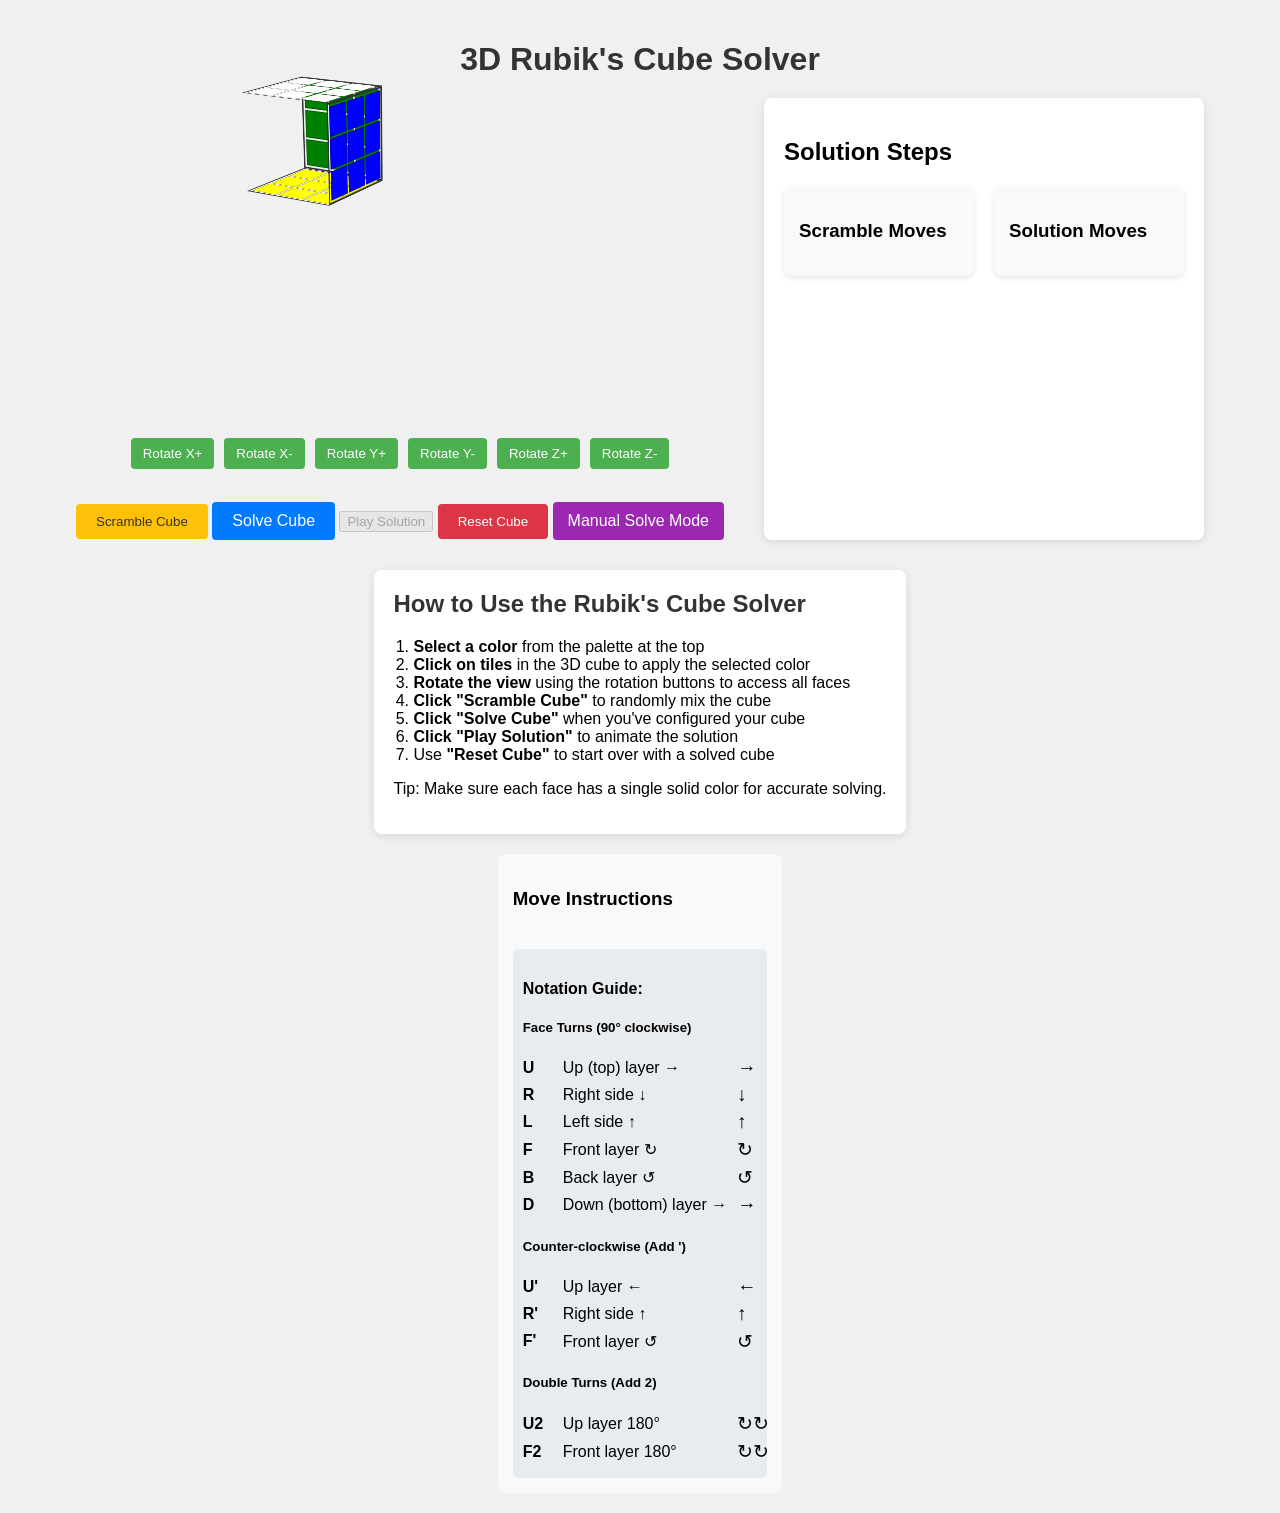
<file: assignment/src/main/resources/static/index.html>
<!DOCTYPE html>
<html lang="en">
<head>
    <meta charset="UTF-8">
    <meta name="viewport" content="width=device-width, initial-scale=1.0">
    <title>3D Rubik's Cube Solver</title>
    <link rel="stylesheet" href="css/style.css">
</head>
<body>
    <h1>3D Rubik's Cube Solver</h1>
    
    <div class="container">
        <div class="cube-section">           
            <div class="scene">
                <div class="cube" id="cube">
                    <div class="face front" data-face="front">
                        <div class="tile" data-pos="0"></div>
                        <div class="tile" data-pos="1"></div>
                        <div class="tile" data-pos="2"></div>
                        <div class="tile" data-pos="3"></div>
                        <div class="tile" data-pos="4"></div>
                        <div class="tile" data-pos="5"></div>
                        <div class="tile" data-pos="6"></div>
                        <div class="tile" data-pos="7"></div>
                        <div class="tile" data-pos="8"></div>
                    </div>
                    <div class="face back" data-face="back">
                        <div class="tile" data-pos="0"></div>
                        <div class="tile" data-pos="1"></div>
                        <div class="tile" data-pos="2"></div>
                        <div class="tile" data-pos="3"></div>
                        <div class="tile" data-pos="4"></div>
                        <div class="tile" data-pos="5"></div>
                        <div class="tile" data-pos="6"></div>
                        <div class="tile" data-pos="7"></div>
                        <div class="tile" data-pos="8"></div>
                    </div>
                    <div class="face right" data-face="right">
                        <div class="tile" data-pos="0"></div>
                        <div class="tile" data-pos="1"></div>
                        <div class="tile" data-pos="2"></div>
                        <div class="tile" data-pos="3"></div>
                        <div class="tile" data-pos="4"></div>
                        <div class="tile" data-pos="5"></div>
                        <div class="tile" data-pos="6"></div>
                        <div class="tile" data-pos="7"></div>
                        <div class="tile" data-pos="8"></div>
                    </div>
                    <div class="face left" data-face="left">
                        <div class="tile" data-pos="0"></div>
                        <div class="tile" data-pos="1"></div>
                        <div class="tile" data-pos="2"></div>
                        <div class="tile" data-pos="3"></div>
                        <div class="tile" data-pos="4"></div>
                        <div class="tile" data-pos="5"></div>
                        <div class="tile" data-pos="6"></div>
                        <div class="tile" data-pos="7"></div>
                        <div class="tile" data-pos="8"></div>
                    </div>
                    <div class="face top" data-face="top">
                        <div class="tile" data-pos="0"></div>
                        <div class="tile" data-pos="1"></div>
                        <div class="tile" data-pos="2"></div>
                        <div class="tile" data-pos="3"></div>
                        <div class="tile" data-pos="4"></div>
                        <div class="tile" data-pos="5"></div>
                        <div class="tile" data-pos="6"></div>
                        <div class="tile" data-pos="7"></div>
                        <div class="tile" data-pos="8"></div>
                    </div>
                    <div class="face bottom" data-face="bottom">
                        <div class="tile" data-pos="0"></div>
                        <div class="tile" data-pos="1"></div>
                        <div class="tile" data-pos="2"></div>
                        <div class="tile" data-pos="3"></div>
                        <div class="tile" data-pos="4"></div>
                        <div class="tile" data-pos="5"></div>
                        <div class="tile" data-pos="6"></div>
                        <div class="tile" data-pos="7"></div>
                        <div class="tile" data-pos="8"></div>
                    </div>
                </div>
            </div>
            
            <div class="controls">
                <div class="rotation-controls">
                    <button class="rotation-btn" data-rotate="x">Rotate X+</button>
                    <button class="rotation-btn" data-rotate="x-">Rotate X-</button>
                    <button class="rotation-btn" data-rotate="y">Rotate Y+</button>
                    <button class="rotation-btn" data-rotate="y-">Rotate Y-</button>
                    <button class="rotation-btn" data-rotate="z">Rotate Z+</button>
                    <button class="rotation-btn" data-rotate="z-">Rotate Z-</button>
                </div>
                
                <div class="button-group">
                    <button class="scramble-btn" id="scramble-btn">Scramble Cube</button>
                    <button class="solve-btn" id="solve-btn">Solve Cube</button>
                    <button class="play-btn" id="play-btn">Play Solution</button>
                    <button class="reset-btn" id="reset-btn">Reset Cube</button>
                    <button class="manual-mode-btn" id="manual-mode-btn">Manual Solve Mode</button>
                </div>
                
                <div class="progress-container" id="progress-container">
                    <div class="progress-bar" id="progress-bar"></div>
                </div>
                <div class="solving-status" id="solving-status"></div>
            </div>
        </div>
        
        <div class="solution-section">
            <h2>Solution Steps</h2>
            <div id="solution-steps"></div>
            
            <div class="moves-display">
                <div class="moves-panel" id="scramble-moves-container">
                    <h3>Scramble Moves</h3>
                    <div class="moves-list" id="scramble-moves-list"></div>
                </div>
                <div class="moves-panel" id="solution-moves-container">
                    <h3>Solution Moves</h3>
                    <div class="moves-list" id="solution-moves-list"></div>
                </div>
            </div>
        </div>
    </div>
    
    <div class="instructions">
        <h2>How to Use the Rubik's Cube Solver</h2>
        <ol>
            <li><strong>Select a color</strong> from the palette at the top</li>
            <li><strong>Click on tiles</strong> in the 3D cube to apply the selected color</li>
            <li><strong>Rotate the view</strong> using the rotation buttons to access all faces</li>
            <li><strong>Click "Scramble Cube"</strong> to randomly mix the cube</li>
            <li><strong>Click "Solve Cube"</strong> when you've configured your cube</li>
            <li><strong>Click "Play Solution"</strong> to animate the solution</li>
            <li>Use <strong>"Reset Cube"</strong> to start over with a solved cube</li>
        </ol>
        <p>Tip: Make sure each face has a single solid color for accurate solving.</p>
    </div>
    
    <div class="solution-instructions">
        <h3>Move Instructions</h3>
        <div class="moves-container" id="moves-container"></div>
        
        <div class="instruction-key">
            <h4>Notation Guide:</h4>
            
            <div class="notation-group">
                <h5>Face Turns (90° clockwise)</h5>
                <div class="notation-item">
                    <span class="notation-symbol">U</span>
                    <span class="notation-meaning">Up (top) layer →</span>
                    <span class="notation-arrow">→</span>
                </div>
                <div class="notation-item">
                    <span class="notation-symbol">R</span>
                    <span class="notation-meaning">Right side ↓</span>
                    <span class="notation-arrow">↓</span>
                </div>
                <div class="notation-item">
                    <span class="notation-symbol">L</span>
                    <span class="notation-meaning">Left side ↑</span>
                    <span class="notation-arrow">↑</span>
                </div>
                <div class="notation-item">
                    <span class="notation-symbol">F</span>
                    <span class="notation-meaning">Front layer ↻</span>
                    <span class="notation-arrow">↻</span>
                </div>
                <div class="notation-item">
                    <span class="notation-symbol">B</span>
                    <span class="notation-meaning">Back layer ↺</span>
                    <span class="notation-arrow">↺</span>
                </div>
                <div class="notation-item">
                    <span class="notation-symbol">D</span>
                    <span class="notation-meaning">Down (bottom) layer →</span>
                    <span class="notation-arrow">→</span>
                </div>
            </div>
            
            <div class="notation-group">
                <h5>Counter-clockwise (Add ')</h5>
                <div class="notation-item">
                    <span class="notation-symbol">U'</span>
                    <span class="notation-meaning">Up layer ←</span>
                    <span class="notation-arrow">←</span>
                </div>
                <div class="notation-item">
                    <span class="notation-symbol">R'</span>
                    <span class="notation-meaning">Right side ↑</span>
                    <span class="notation-arrow">↑</span>
                </div>
                <div class="notation-item">
                    <span class="notation-symbol">F'</span>
                    <span class="notation-meaning">Front layer ↺</span>
                    <span class="notation-arrow">↺</span>
                </div>
            </div>
            
            <div class="notation-group">
                <h5>Double Turns (Add 2)</h5>
                <div class="notation-item">
                    <span class="notation-symbol">U2</span>
                    <span class="notation-meaning">Up layer 180°</span>
                    <span class="notation-arrow">↻↻</span>
                </div>
                <div class="notation-item">
                    <span class="notation-symbol">F2</span>
                    <span class="notation-meaning">Front layer 180°</span>
                    <span class="notation-arrow">↻↻</span>
                </div>
            </div>
        </div>
    </div>

    <script src="js/app.js"></script>
</body>
</html>
</file>
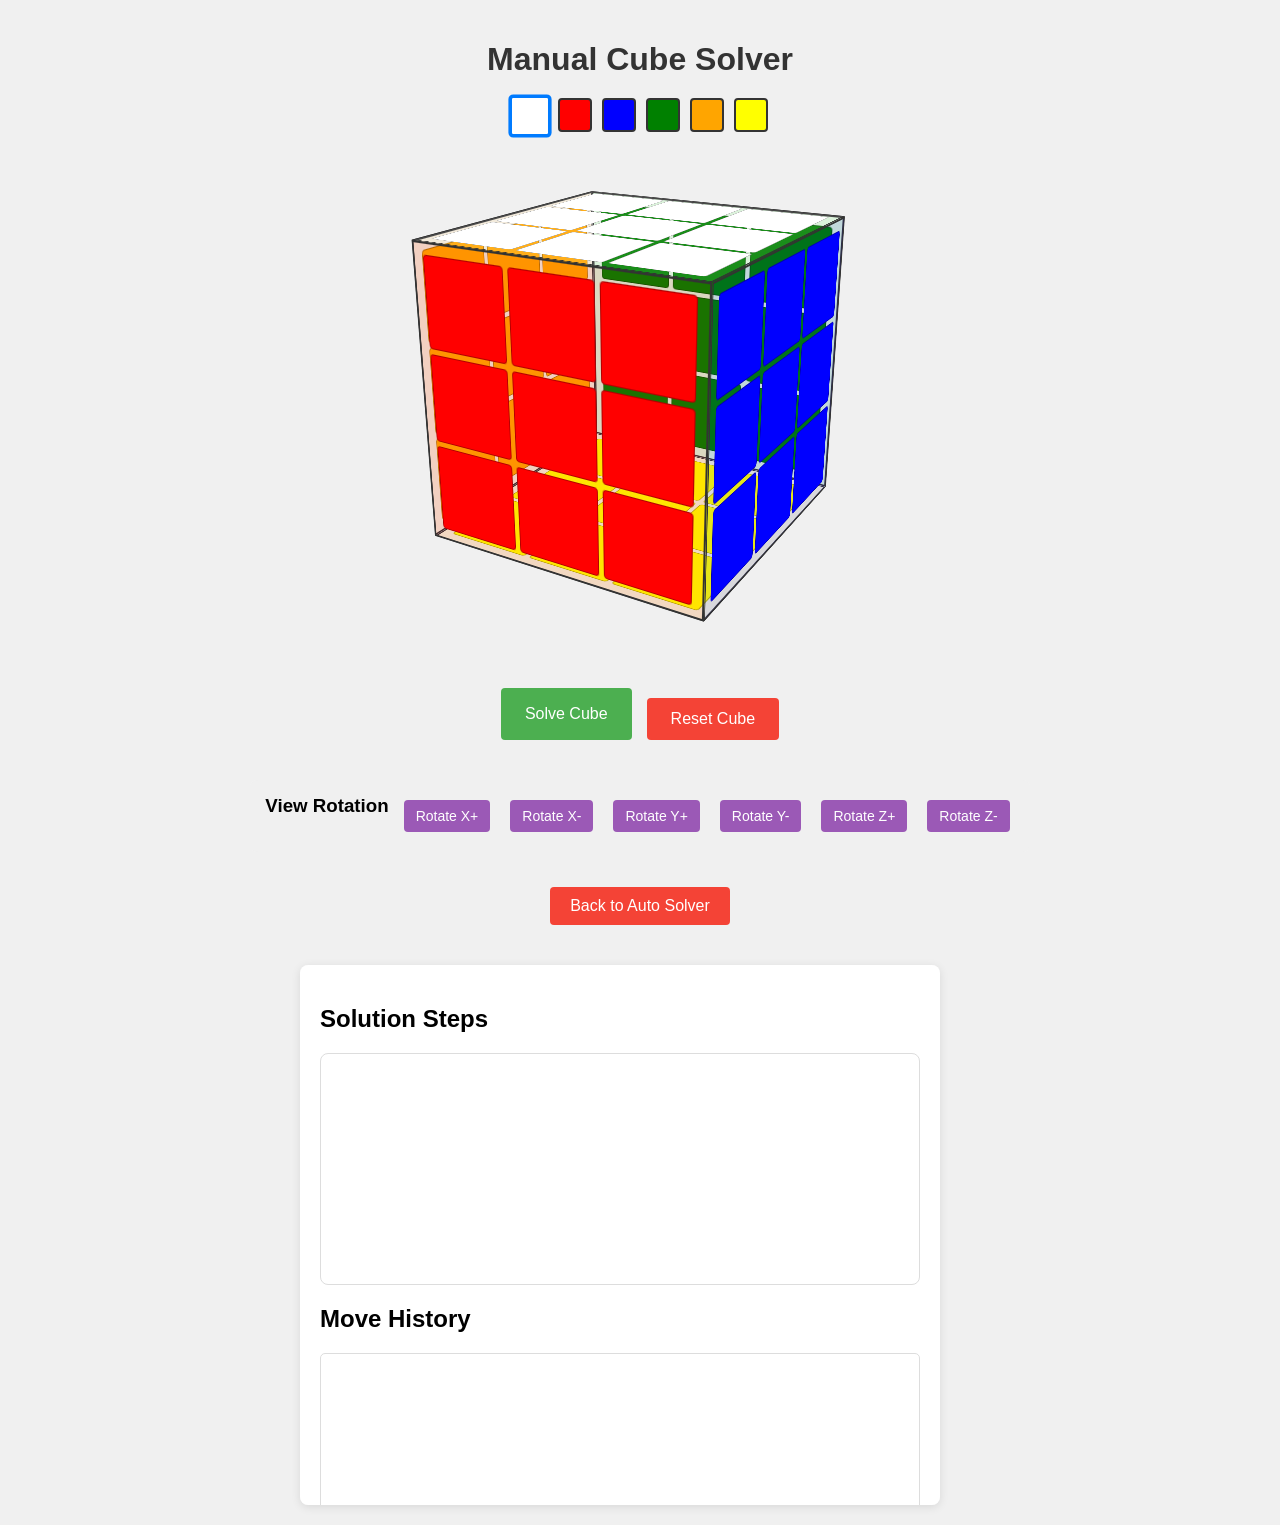
<file: assignment/src/main/resources/static/manual-solve.html>
<!DOCTYPE html>
<html lang="en">
<head>
    <meta charset="UTF-8">
    <meta name="viewport" content="width=device-width, initial-scale=1.0">
    <title>Manual Cube Solver</title>
    <link rel="stylesheet" href="css/style.css">
    <link rel="stylesheet" href="css/manual-solve.css">
</head>
<body>
    <h1>Manual Cube Solver</h1>
    
    <div class="container">
        <div class="cube-section">

            <div class="color-palette">
                <div class="color-option selected" data-color="white" style="background-color: white;"></div>
                <div class="color-option" data-color="red" style="background-color: red;"></div>
                <div class="color-option" data-color="blue" style="background-color: blue;"></div>
                <div class="color-option" data-color="green" style="background-color: green;"></div>
                <div class="color-option" data-color="orange" style="background-color: orange;"></div>
                <div class="color-option" data-color="yellow" style="background-color: yellow;"></div>
            </div>
            <div><br><br><br><br></div>

            <div class="scene">
                <div class="cube" id="manual-cube">
                    <div class="face front" data-face="front">
                        <div class="tile" data-pos="0"></div>
                        <div class="tile" data-pos="1"></div>
                        <div class="tile" data-pos="2"></div>
                        <div class="tile" data-pos="3"></div>
                        <div class="tile" data-pos="4"></div>
                        <div class="tile" data-pos="5"></div>
                        <div class="tile" data-pos="6"></div>
                        <div class="tile" data-pos="7"></div>
                        <div class="tile" data-pos="8"></div>
                    </div>
                    <div class="face back" data-face="back">
                        <div class="tile" data-pos="0"></div>
                        <div class="tile" data-pos="1"></div>
                        <div class="tile" data-pos="2"></div>
                        <div class="tile" data-pos="3"></div>
                        <div class="tile" data-pos="4"></div>
                        <div class="tile" data-pos="5"></div>
                        <div class="tile" data-pos="6"></div>
                        <div class="tile" data-pos="7"></div>
                        <div class="tile" data-pos="8"></div>
                    </div>
                    <div class="face right" data-face="right">
                        <div class="tile" data-pos="0"></div>
                        <div class="tile" data-pos="1"></div>
                        <div class="tile" data-pos="2"></div>
                        <div class="tile" data-pos="3"></div>
                        <div class="tile" data-pos="4"></div>
                        <div class="tile" data-pos="5"></div>
                        <div class="tile" data-pos="6"></div>
                        <div class="tile" data-pos="7"></div>
                        <div class="tile" data-pos="8"></div>
                    </div>
                    <div class="face left" data-face="left">
                        <div class="tile" data-pos="0"></div>
                        <div class="tile" data-pos="1"></div>
                        <div class="tile" data-pos="2"></div>
                        <div class="tile" data-pos="3"></div>
                        <div class="tile" data-pos="4"></div>
                        <div class="tile" data-pos="5"></div>
                        <div class="tile" data-pos="6"></div>
                        <div class="tile" data-pos="7"></div>
                        <div class="tile" data-pos="8"></div>
                    </div>
                    <div class="face top" data-face="top">
                        <div class="tile" data-pos="0"></div>
                        <div class="tile" data-pos="1"></div>
                        <div class="tile" data-pos="2"></div>
                        <div class="tile" data-pos="3"></div>
                        <div class="tile" data-pos="4"></div>
                        <div class="tile" data-pos="5"></div>
                        <div class="tile" data-pos="6"></div>
                        <div class="tile" data-pos="7"></div>
                        <div class="tile" data-pos="8"></div>
                    </div>
                    <div class="face bottom" data-face="bottom">
                        <div class="tile" data-pos="0"></div>
                        <div class="tile" data-pos="1"></div>
                        <div class="tile" data-pos="2"></div>
                        <div class="tile" data-pos="3"></div>
                        <div class="tile" data-pos="4"></div>
                        <div class="tile" data-pos="5"></div>
                        <div class="tile" data-pos="6"></div>
                        <div class="tile" data-pos="7"></div>
                        <div class="tile" data-pos="8"></div>
                    </div>
                </div>
            </div>
            
            <div class="manual-controls">

                <div><br><br><br><br></div>
                <!-- <div class="face-control-group">
                    <h3>Front (F)</h3>
                    <button class="move-btn" data-move="F">F</button>
                    <button class="move-btn" data-move="F'">F'</button>
                    <button class="move-btn" data-move="F2">F2</button>
                </div>
                
                <div class="face-control-group">
                    <h3>Right (R)</h3>
                    <button class="move-btn" data-move="R">R</button>
                    <button class="move-btn" data-move="R'">R'</button>
                    <button class="move-btn" data-move="R2">R2</button>
                </div>
                
                <div class="face-control-group">
                    <h3>Up (U)</h3>
                    <button class="move-btn" data-move="U">U</button>
                    <button class="move-btn" data-move="U'">U'</button>
                    <button class="move-btn" data-move="U2">U2</button>
                </div>
                
                <div class="face-control-group">
                    <h3>Back (B)</h3>
                    <button class="move-btn" data-move="B">B</button>
                    <button class="move-btn" data-move="B'">B'</button>
                    <button class="move-btn" data-move="B2">B2</button>
                </div>
                
                <div class="face-control-group">
                    <h3>Left (L)</h3>
                    <button class="move-btn" data-move="L">L</button>
                    <button class="move-btn" data-move="L'">L'</button>
                    <button class="move-btn" data-move="L2">L2</button>
                </div>
                
                <div class="face-control-group">
                    <h3>Down (D)</h3>
                    <button class="move-btn" data-move="D">D</button>
                    <button class="move-btn" data-move="D'">D'</button>
                    <button class="move-btn" data-move="D2">D2</button>
                </div> -->
            </div>

            <div class="action-buttons">
                <button class="solve-btn" id="solve-btn">Solve Cube</button>
                <button class="reset-btn" id="reset-btn">Reset Cube</button>
            </div>
            
            <div class="rotation-controls">
                <h3>View Rotation</h3>
                <button class="rotation-btn" data-rotate="x">Rotate X+</button>
                <button class="rotation-btn" data-rotate="x-">Rotate X-</button>
                <button class="rotation-btn" data-rotate="y">Rotate Y+</button>
                <button class="rotation-btn" data-rotate="y-">Rotate Y-</button>
                <button class="rotation-btn" data-rotate="z">Rotate Z+</button>
                <button class="rotation-btn" data-rotate="z-">Rotate Z-</button>
            </div>
            
            <button class="back-btn" id="back-btn">Back to Auto Solver</button>
        </div>
        
        <div class="solution-section">
            <h2>Solution Steps</h2>
            <div class="solution-panel" id="solution-steps"></div>
            <div class="progress-container" id="progress-container">
                <div class="progress-bar" id="progress-bar"></div>
            </div>
            <div class="solving-status" id="solving-status"></div>
            
            <h2>Move History</h2>
            <div id="move-history"></div>
            <button class="move-btn" id="undo-btn">Undo Last Move</button>
            <button class="move-btn" id="reset-view-btn">Reset View</button>
        </div>
    </div>

    <script src="js/manual-solve.js"></script>
</body>
</html>
</file>
<file: assignment/src/main/resources/static/css/style.css>
body {
    font-family: Arial, sans-serif;
    display: flex;
    flex-direction: column;
    align-items: center;
    min-height: 100vh;
    margin: 0;
    background-color: #f0f0f0;
    padding: 20px;
}

h1 {
    color: #333;
    margin-bottom: 20px;
}

.container {
    display: flex;
    flex-wrap: wrap;
    justify-content: center;
    gap: 40px;
    max-width: 1200px;
}

.cube-section {
    display: flex;
    flex-direction: column;
    align-items: center;
}

.color-option {
    width: 40px;
    height: 40px;
    border: 2px solid #333;
    border-radius: 4px;
    cursor: pointer;
    transition: transform 0.2s;
}

.color-option:hover {
    transform: scale(1.1);
}

.color-option.selected {
    transform: scale(1.2);
    border: 3px solid #007bff;
}

.scene {
    width: 300px;
    height: 300px;
    perspective: 1000px;
    margin-bottom: 20px;
}

.cube {
    width: 100%;
    height: 100%;
    position: relative;
    transform-style: preserve-3d;
    transform: rotateX(-20deg) rotateY(-30deg);
    transition: transform 1s;
}

.face {
    position: absolute;
    width: 100px;
    height: 100px;
    border: 2px solid #333;
    display: grid;
    grid-template-columns: repeat(3, 1fr);
    grid-template-rows: repeat(3, 1fr);
    gap: 2px;
    padding: 2px;
    box-sizing: border-box;
}

.tile {
    border: 1px solid rgba(0, 0, 0, 0.3);
    cursor: pointer;
}

.front { transform: translateZ(50px); }
.back { transform: rotateY(180deg) translateZ(50px); }
.right { transform: rotateY(90deg) translateZ(50px); }
.left { transform: rotateY(-90deg) translateZ(50px); }
.top { transform: rotateX(90deg) translateZ(50px); }
.bottom { transform: rotateX(-90deg) translateZ(50px); }

.controls {
    display: flex;
    flex-direction: column;
    gap: 15px;
    margin-top: 20px;
}

.rotation-controls {
    display: flex;
    flex-wrap: wrap;
    gap: 10px;
    justify-content: center;
}

.rotation-btn {
    padding: 8px 12px;
    background-color: #4CAF50;
    color: white;
    border: none;
    border-radius: 4px;
    cursor: pointer;
}

.solve-btn {
    padding: 10px 20px;
    background-color: #007bff;
    color: white;
    border: none;
    border-radius: 4px;
    cursor: pointer;
    font-size: 16px;
    margin-top: 10px;
}

.solution-section {
    width: 400px;
    max-height: 500px;
    overflow-y: auto;
    background-color: white;
    padding: 20px;
    border-radius: 8px;
    box-shadow: 0 2px 10px rgba(0, 0, 0, 0.1);
}

.solution-step {
    padding: 8px 0;
    border-bottom: 1px solid #eee;
}

.current-step {
    background-color: #e6f7ff;
    font-weight: bold;
}

.reset-btn {
    padding: 10px 20px;
    background-color: #dc3545;
    color: white;
    border: none;
    border-radius: 4px;
    cursor: pointer;
    margin-top: 20px;
}

.scramble-btn {
    padding: 10px 20px;
    background-color: #ffc107;
    color: #333;
    border: none;
    border-radius: 4px;
    cursor: pointer;
    margin-top: 10px;
}

.instructions {
    background-color: white;
    padding: 20px;
    border-radius: 8px;
    box-shadow: 0 2px 10px rgba(0, 0, 0, 0.1);
    margin-top: 30px;
    max-width: 800px;
}

.instructions h2 {
    color: #333;
    margin-top: 0;
}

.instructions ol {
    padding-left: 20px;
}

.solution-instructions {
    margin-top: 20px;
    padding: 15px;
    background: #f8f9fa;
    border-radius: 8px;
}

.moves-container {
    display: flex;
    flex-wrap: wrap;
    gap: 8px;
    margin: 15px 0;
}

.move-chip {
    padding: 8px 12px;
    background: #e9ecef;
    border-radius: 20px;
    font-weight: bold;
    display: flex;
    align-items: center;
}

.move-chip .move-arrow {
    margin-left: 5px;
    color: #6c757d;
}

.instruction-key {
    margin-top: 20px;
    padding: 10px;
    background: #e9ecef;
    border-radius: 5px;
}

.notation-item {
    display: flex;
    align-items: center;
    margin: 5px 0;
}

.notation-symbol {
    font-weight: bold;
    width: 30px;
}

.notation-meaning {
    flex: 1;
    margin: 0 10px;
}

.notation-arrow {
    font-size: 1.2em;
    width: 20px;
}

.progress-container {
    width: 100%;
    background-color: #e9ecef;
    border-radius: 4px;
    margin: 10px 0;
    display: none;
}

.progress-bar {
    height: 20px;
    background-color: #28a745;
    border-radius: 4px;
    width: 0%;
    transition: width 0.3s;
}

.solving-status {
    margin-top: 10px;
    font-weight: bold;
    display: none;
}

.face-highlight {
    box-shadow: 0 0 20px rgba(255, 255, 0, 0.7);
    transition: box-shadow 0.3s ease;
}
.moves-display {
    display: flex;
    gap: 20px;
    margin-top: 20px;
}

.moves-panel {
    flex: 1;
    background: #f8f9fa;
    padding: 15px;
    border-radius: 8px;
    box-shadow: 0 2px 5px rgba(0,0,0,0.1);
}

.moves-list {
    display: grid;
    grid-template-columns: repeat(auto-fill, minmax(120px, 1fr));
    gap: 8px;
    margin-top: 10px;
}

.move-chip {
    padding: 8px 12px;
    background: #e9ecef;
    border-radius: 4px;
    display: flex;
    align-items: center;
    gap: 5px;
    font-size: 0.9em;
}

.move-number {
    font-weight: bold;
    color: #6c757d;
}

.move-symbol {
    font-weight: bold;
    min-width: 20px;
}

.move-arrow {
    margin: 0 5px;
    color: #495057;
}

.move-desc {
    font-size: 0.8em;
    color: #6c757d;
}

.current-step {
    background-color: #d4edda;
    border-left: 3px solid #28a745;
}
/* body {
    font-family: Arial, sans-serif;
    margin: 0;
    padding: 20px;
    background-color: #f5f5f5;
}

h1 {
    text-align: center;
    color: #333;
}

.container {
    display: flex;
    flex-wrap: wrap;
    justify-content: center;
    gap: 20px;
    max-width: 1200px;
    margin: 0 auto;
}

.cube-section {
    background-color: white;
    padding: 20px;
    border-radius: 8px;
    box-shadow: 0 2px 10px rgba(0,0,0,0.1);
}

.color-palette {
    display: flex;
    justify-content: center;
    gap: 10px;
    margin-bottom: 20px;
}

.color-option {
    width: 30px;
    height: 30px;
    border-radius: 50%;
    cursor: pointer;
    border: 2px solid transparent;
}

.color-option.selected {
    border-color: #333;
}

.scene {
    width: 300px;
    height: 300px;
    perspective: 1000px;
    margin: 0 auto;
}

.cube {
    width: 100%;
    height: 100%;
    position: relative;
    transform-style: preserve-3d;
    transition: transform 0.5s;
}
*/
/* .face {
    position: absolute;
    width: 100%;
    height: 100%;
    display: grid;
    grid-template-columns: repeat(3, 1fr);
    grid-template-rows: repeat(3, 1fr);
    gap: 5px;
    padding: 10px;
    box-sizing: border-box;
    border: 2px solid #333;
} 

.tile {
    border-radius: 4px;
    cursor: pointer;
}

.front  { transform: rotateY(0deg) translateZ(150px); background-color: rgba(255,0,0,0.1); }
.back   { transform: rotateY(180deg) translateZ(150px); background-color: rgba(0,255,0,0.1); }
.right  { transform: rotateY(90deg) translateZ(150px); background-color: rgba(0,0,255,0.1); }
.left   { transform: rotateY(-90deg) translateZ(150px); background-color: rgba(255,165,0,0.1); }
.top    { transform: rotateX(90deg) translateZ(150px); background-color: rgba(255,255,255,0.1); }
.bottom { transform: rotateX(-90deg) translateZ(150px); background-color: rgba(255,255,0,0.1); }

.controls {
    margin-top: 20px;
    text-align: center;
}

.rotation-controls {
    display: flex;
    flex-wrap: wrap;
    justify-content: center;
    gap: 10px;
    margin-bottom: 15px;
}

.scramble-btn {
    background-color: #f39c12;
    color: white;
}

.solve-btn {
    background-color: #3498db;
    color: white;
}

.play-btn {
    background-color: #2ecc71;
    color: white;
}

.reset-btn {
    background-color: #e74c3c;
    color: white;
}

.rotation-btn {
    background-color: #9b59b6;
    color: white;
}

button:disabled {
    background-color: #cccccc;
    cursor: not-allowed;
}

.progress-container {
    width: 100%;
    height: 20px;
    background-color: #ddd;
    border-radius: 10px;
    margin-top: 15px;
    display: none;
}

.progress-bar {
    height: 100%;
    background-color: #2ecc71;
    border-radius: 10px;
    width: 0%;
    transition: width 0.3s;
}

.solving-status {
    margin-top: 10px;
    font-weight: bold;
    display: none;
}

.solution-section {
    background-color: white;
    padding: 20px;
    border-radius: 8px;
    box-shadow: 0 2px 10px rgba(0,0,0,0.1);
    width: 100%;
    max-width: 600px;
}

.moves-display {
    display: flex;
    gap: 20px;
    margin-top: 20px;
}

.moves-panel {
    flex: 1;
    background: #f8f9fa;
    padding: 15px;
    border-radius: 8px;
    box-shadow: 0 2px 5px rgba(0,0,0,0.1);
}

.moves-list {
    display: grid;
    grid-template-columns: repeat(auto-fill, minmax(120px, 1fr));
    gap: 8px;
    margin-top: 10px;
}

.move-chip {
    padding: 8px 12px;
    background: #e9ecef;
    border-radius: 4px;
    display: flex;
    align-items: center;
    gap: 5px;
    font-size: 0.9em;
}

.move-number {
    font-weight: bold;
    color: #6c757d;
}

.move-symbol {
    font-weight: bold;
    min-width: 20px;
}

.move-arrow {
    margin: 0 5px;
    color: #495057;
}

.move-desc {
    font-size: 0.8em;
    color: #6c757d;
}

.current-step {
    background-color: #d4edda;
    border-left: 3px solid #28a745;
}

.face-highlight {
    box-shadow: 0 0 15px 5px rgba(255, 255, 0, 0.7);
}

.instructions, .solution-instructions {
    background-color: white;
    padding: 20px;
    border-radius: 8px;
    box-shadow: 0 2px 10px rgba(0,0,0,0.1);
    margin-top: 20px;
    width: 100%;
}

.notation-group {
    margin-bottom: 15px;
}

.notation-item {
    display: flex;
    align-items: center;
    margin: 5px 0;
}

.notation-symbol {
    font-weight: bold;
    width: 30px;
}

.notation-meaning {
    flex: 1;
}

.notation-arrow {
    width: 40px;
    text-align: center;
} */
.manual-mode-btn {
    padding: 10px 15px;
    background-color: #9c27b0;
    color: white;
    border: none;
    border-radius: 4px;
    cursor: pointer;
    font-size: 16px;
    transition: background-color 0.3s;
}

.manual-mode-btn:hover {
    background-color: #7b1fa2;
}
</file>
<file: assignment/src/main/resources/static/css/manual-solve.css>
/* Manual Solve Page Specific Styles */
.color-palette {
    display: flex;
    justify-content: center;
    gap: 10px;
    margin-bottom: 20px;
}

.color-option {
    width: 30px;
    height: 30px;
    border: 2px solid #333;
    border-radius: 4px;
    cursor: pointer;
    transition: transform 0.2s;
}

.color-option:hover {
    transform: scale(1.1);
}

.color-option.selected {
    transform: scale(1.2);
    border-color: #007bff;
}

.tile {
    cursor: pointer;
    border: 1px solid rgba(0, 0, 0, 0.3);
    transition: background-color 0.2s;
}
.manual-controls {
    display: grid;
    grid-template-columns: repeat(3, 1fr);
    gap: 10px;
    margin: 20px 0;
}

.face-control-group {
    border: 1px solid #ddd;
    padding: 15px;
    border-radius: 8px;
    text-align: center;
    background-color: #f9f9f9;
    box-shadow: 0 2px 4px rgba(0,0,0,0.1);
}

.face-control-group h3 {
    margin-top: 0;
    color: #333;
    font-size: 1.2em;
    margin-bottom: 10px;
}

.move-btn {
    padding: 8px 12px;
    margin: 5px;
    background: #4CAF50;
    color: white;
    border: none;
    border-radius: 4px;
    cursor: pointer;
    font-size: 14px;
    transition: background-color 0.3s, transform 0.2s;
}

.move-btn:hover {
    background: #45a049;
    transform: translateY(-2px);
}

.move-btn:active {
    transform: translateY(0);
}

.back-btn {
    background: #f44336;
    padding: 10px 20px;
    margin-top: 20px;
    font-size: 16px;
    color: white;
    border: none;
    border-radius: 4px;
    cursor: pointer;
    transition: background-color 0.3s;
}

.back-btn:hover {
    background: #d32f2f;
}

#move-history {
    min-height: 200px;
    border: 1px solid #ddd;
    padding: 10px;
    border-radius: 5px;
    margin-bottom: 15px;
    background-color: white;
}

.history-move {
    display: inline-block;
    padding: 5px 10px;
    margin: 3px;
    background: #e0e0e0;
    border-radius: 3px;
    font-family: monospace;
    font-size: 1.1em;
}

.rotation-controls {
    margin: 20px 0;
    padding: 15px;
    border-radius: 8px;
    background-color: #f0f0f0;
}

.rotation-controls h3 {
    margin-top: 0;
    margin-bottom: 10px;
}

.rotation-btn {
    padding: 8px 12px;
    margin: 5px;
    background: #2196F3;
    color: white;
    border: none;
    border-radius: 4px;
    cursor: pointer;
    font-size: 14px;
    transition: background-color 0.3s;
}

.rotation-btn:hover {
    background: #0b7dda;
}

/* Responsive adjustments */
@media (max-width: 768px) {
    .manual-controls {
        grid-template-columns: repeat(2, 1fr);
    }
}

@media (max-width: 480px) {
    .manual-controls {
        grid-template-columns: 1fr;
    }
    
    .rotation-controls {
        text-align: center;
    }
}





.face {
    position: absolute;
    width: 100%;
    height: 100%;
    display: grid;
    grid-template-columns: repeat(3, 1fr);
    grid-template-rows: repeat(3, 1fr);
    gap: 5px;
    padding: 10px;
    box-sizing: border-box;
    border: 2px solid #333;
}

.tile {
    border-radius: 4px;
    cursor: pointer;
}

.front  { transform: rotateY(0deg) translateZ(150px); background-color: rgba(255,0,0,0.1); }
.back   { transform: rotateY(180deg) translateZ(150px); background-color: rgba(0,255,0,0.1); }
.right  { transform: rotateY(90deg) translateZ(150px); background-color: rgba(0,0,255,0.1); }
.left   { transform: rotateY(-90deg) translateZ(150px); background-color: rgba(255,165,0,0.1); }
.top    { transform: rotateX(90deg) translateZ(150px); background-color: rgba(255,255,255,0.1); }
.bottom { transform: rotateX(-90deg) translateZ(150px); background-color: rgba(255,255,0,0.1); }

.controls {
    margin-top: 20px;
    text-align: center;
}

.rotation-controls {
    display: flex;
    flex-wrap: wrap;
    justify-content: center;
    gap: 10px;
    margin-bottom: 15px;
}

.scramble-btn {
    background-color: #f39c12;
    color: white;
}

.solve-btn {
    background-color: #3498db;
    color: white;
}

.play-btn {
    background-color: #2ecc71;
    color: white;
}

.reset-btn {
    background-color: #e74c3c;
    color: white;
}

.rotation-btn {
    background-color: #9b59b6;
    color: white;
}

button:disabled {
    background-color: #cccccc;
    cursor: not-allowed;
}

.progress-container {
    width: 100%;
    height: 20px;
    background-color: #ddd;
    border-radius: 10px;
    margin-top: 15px;
    display: none;
}

.progress-bar {
    height: 100%;
    background-color: #2ecc71;
    border-radius: 10px;
    width: 0%;
    transition: width 0.3s;
}

.solving-status {
    margin-top: 10px;
    font-weight: bold;
    display: none;
}

.solution-section {
    background-color: white;
    padding: 20px;
    border-radius: 8px;
    box-shadow: 0 2px 10px rgba(0,0,0,0.1);
    width: 100%;
    max-width: 600px;
}

.moves-display {
    display: flex;
    gap: 20px;
    margin-top: 20px;
}

.moves-panel {
    flex: 1;
    background: #f8f9fa;
    padding: 15px;
    border-radius: 8px;
    box-shadow: 0 2px 5px rgba(0,0,0,0.1);
}

.moves-list {
    display: grid;
    grid-template-columns: repeat(auto-fill, minmax(120px, 1fr));
    gap: 8px;
    margin-top: 10px;
}

.move-chip {
    padding: 8px 12px;
    background: #e9ecef;
    border-radius: 4px;
    display: flex;
    align-items: center;
    gap: 5px;
    font-size: 0.9em;
}

.move-number {
    font-weight: bold;
    color: #6c757d;
}

.move-symbol {
    font-weight: bold;
    min-width: 20px;
}

.move-arrow {
    margin: 0 5px;
    color: #495057;
}

.move-desc {
    font-size: 0.8em;
    color: #6c757d;
}

.current-step {
    background-color: #d4edda;
    border-left: 3px solid #28a745;
}

.face-highlight {
    box-shadow: 0 0 15px 5px rgba(255, 255, 0, 0.7);
}

.instructions, .solution-instructions {
    background-color: white;
    padding: 20px;
    border-radius: 8px;
    box-shadow: 0 2px 10px rgba(0,0,0,0.1);
    margin-top: 20px;
    width: 100%;
}

.notation-group {
    margin-bottom: 15px;
}

.notation-item {
    display: flex;
    align-items: center;
    margin: 5px 0;
}

.notation-symbol {
    font-weight: bold;
    width: 30px;
}

.notation-meaning {
    flex: 1;
}

.notation-arrow {
    width: 40px;
    text-align: center;
}

/* Add these styles to your existing CSS */

.action-buttons {
    display: flex;
    gap: 15px;
    margin: 20px 0;
    justify-content: center;
}

.solve-btn {
    padding: 12px 24px;
    background-color: #4CAF50;
    color: white;
    border: none;
    border-radius: 4px;
    cursor: pointer;
    font-size: 16px;
    transition: background-color 0.3s;
}

.solve-btn:hover {
    background-color: #45a049;
}

.reset-btn {
    padding: 12px 24px;
    background-color: #f44336;
    color: white;
    border: none;
    border-radius: 4px;
    cursor: pointer;
    font-size: 16px;
    transition: background-color 0.3s;
}

.reset-btn:hover {
    background-color: #d32f2f;
}

.solution-panel {
    min-height: 200px;
    max-height: 300px;
    overflow-y: auto;
    border: 1px solid #ddd;
    padding: 15px;
    border-radius: 8px;
    margin-bottom: 20px;
    background-color: white;
}

.solution-step {
    padding: 8px 12px;
    margin: 5px 0;
    background-color: #f8f9fa;
    border-radius: 4px;
    display: flex;
    align-items: center;
}

.current-step {
    background-color: #d4edda;
    border-left: 3px solid #28a745;
    font-weight: bold;
}

.progress-container {
    width: 100%;
    height: 20px;
    background-color: #e9ecef;
    border-radius: 4px;
    margin: 15px 0;
    display: none;
}

.progress-bar {
    height: 100%;
    background-color: #28a745;
    border-radius: 4px;
    width: 0%;
    transition: width 0.3s;
}

.solving-status {
    margin: 10px 0;
    font-weight: bold;
    color: #333;
    display: none;
}
</file>
